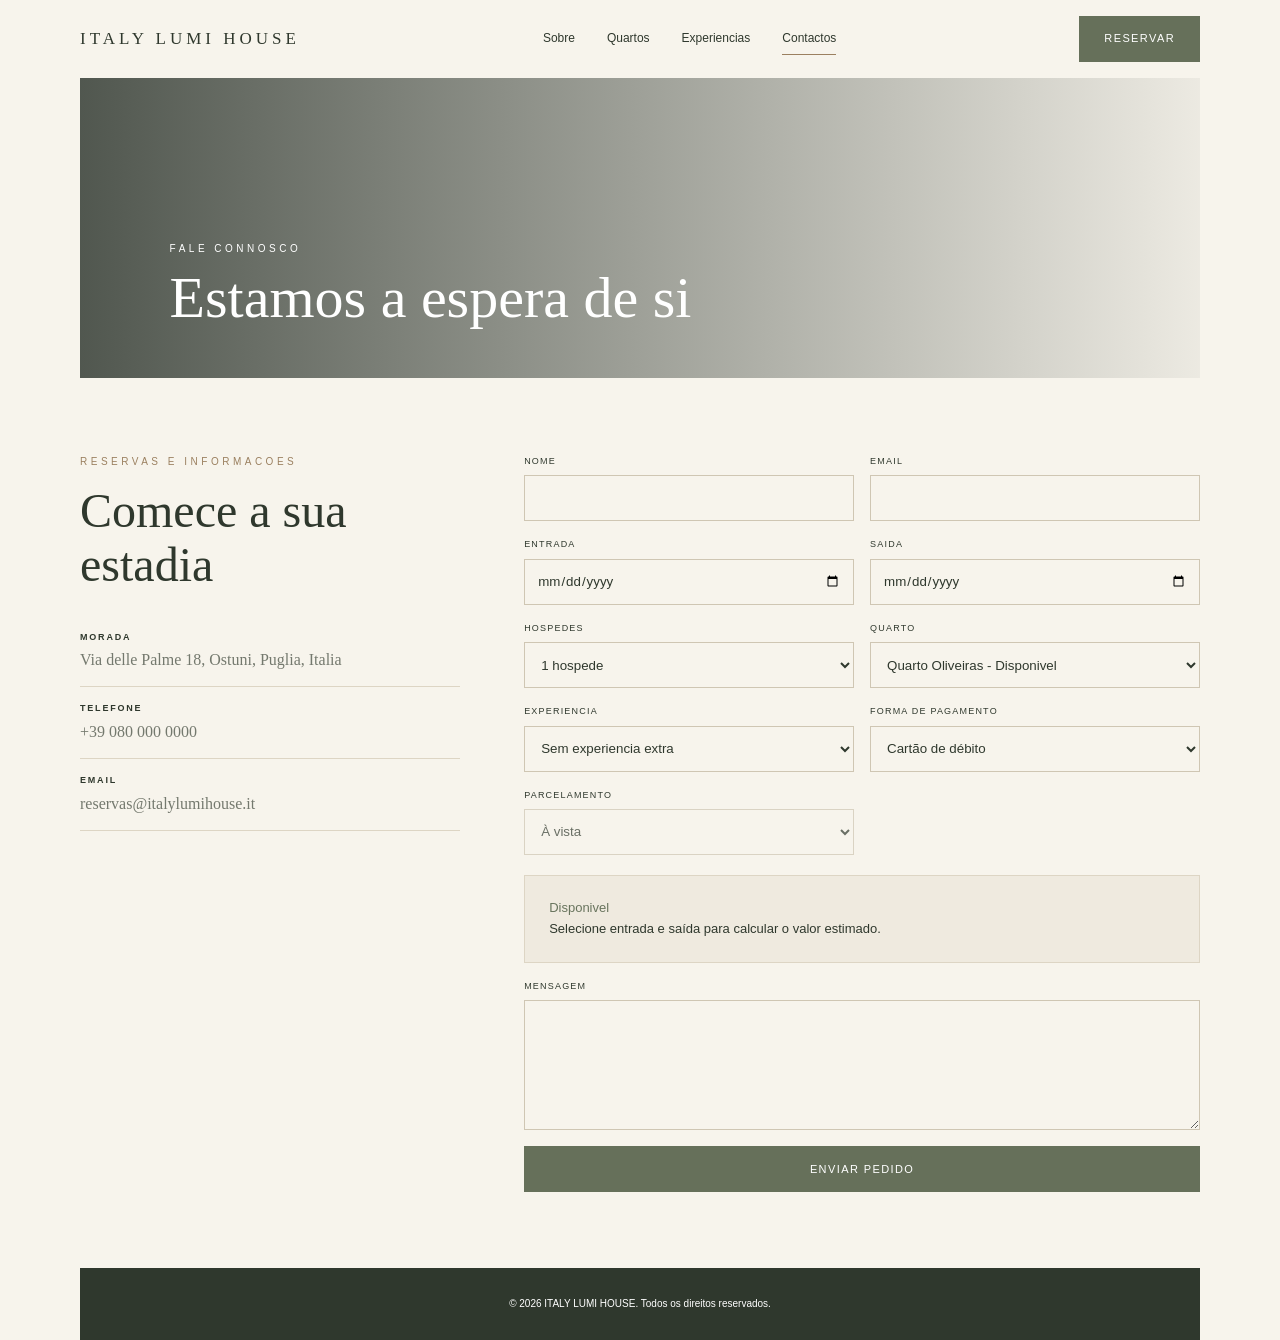
<file: contactos.html>
<!DOCTYPE html>
<html lang="pt">
<head>
    <meta charset="UTF-8">
    <meta name="viewport" content="width=device-width, initial-scale=1.0">
    <title>Contactos | Italy Lumi House</title>
    <link rel="stylesheet" href="style.css?v=4">
</head>
<body>
    <header>
        <nav class="navbar">
            <a href="index.html" class="logo">ITALY LUMI HOUSE</a>
            <div class="nav-links">
                <a href="sobre.html">Sobre</a>
                <a href="quartos.html">Quartos</a>
                <a href="atividades.html">Experiencias</a>
                <a class="active" href="contactos.html">Contactos</a>
            </div>
            <a href="#reservas" class="nav-button">Reservar</a>
        </nav>
    </header>

    <main>
        <section class="page-hero" style="--page-image: url('https://images.unsplash.com/photo-1600607688066-890987f18a86')">
            <div>
                <p>Fale connosco</p>
                <h1>Estamos a espera de si</h1>
            </div>
        </section>

        <section id="reservas" class="content-section contact-layout">
            <div>
                <p class="section-label">Reservas e informacoes</p>
                <h2 class="section-title">Comece a sua estadia</h2>
                <ul class="contact-list">
                    <li>
                        <strong>Morada</strong>
                        <span>Via delle Palme 18, Ostuni, Puglia, Italia</span>
                    </li>
                    <li>
                        <strong>Telefone</strong>
                        <a href="tel:+390800000000">+39 080 000 0000</a>
                    </li>
                    <li>
                        <strong>Email</strong>
                        <a href="mailto:reservas@italylumihouse.it">reservas@italylumihouse.it</a>
                    </li>
                </ul>
            </div>

            <form class="contact-form">
                <div class="form-group">
                    <label for="nome">Nome</label>
                    <input id="nome" name="nome" type="text" required>
                </div>
                <div class="form-group">
                    <label for="email">Email</label>
                    <input id="email" name="email" type="email" required>
                </div>
                <div class="form-group">
                    <label for="entrada">Entrada</label>
                    <input id="entrada" name="entrada" type="date" required>
                </div>
                <div class="form-group">
                    <label for="saida">Saida</label>
                    <input id="saida" name="saida" type="date" required>
                </div>
                <div class="form-group">
                    <label for="hospedes">Hospedes</label>
                    <select id="hospedes" name="hospedes">
                        <option>1 hospede</option>
                        <option>2 hospedes</option>
                        <option>3 hospedes</option>
                        <option>4 hospedes</option>
                    </select>
                </div>
                <div class="form-group">
                    <label for="quarto">Quarto</label>
                    <select id="quarto" name="quarto">
                        <option value="oliveiras" data-status="Disponivel">Quarto Oliveiras - Disponivel</option>
                        <option value="jardim" data-status="Ultimos quartos">Quarto Jardim - Ultimos quartos</option>
                        <option value="lumi" data-status="Disponivel">Suite Lumi - Disponivel</option>
                        <option value="terraco" data-status="Indisponivel">Suite Terraço - Indisponivel</option>
                        <option value="familia" data-status="Disponivel">Suite Familia - Disponivel</option>
                        <option value="villa" data-status="Ultimos quartos">Villa Petit - Ultimos quartos</option>
                    </select>
                </div>
                <div class="form-group">
                    <label for="experiencia">Experiencia</label>
                    <select id="experiencia" name="experiencia">
                        <option>Sem experiencia extra</option>
                        <option value="tour" data-price="180">Tour privado na Puglia - EUR 180 por pessoa</option>
                        <option value="vinhos" data-price="85">Degustação de vinhos - EUR 85 por pessoa</option>
                        <option value="cozinha" data-price="120">Aula de cozinha italiana - EUR 120 por pessoa</option>
                        <option value="barco" data-price="145">Passeio de barco ao pôr do sol - EUR 145 por pessoa</option>
                        <option value="piquenique" data-price="95">Piquenique no olival - EUR 95 por casal</option>
                        <option value="ioga" data-price="45">Sessão de ioga ao nascer do sol - EUR 45 por pessoa</option>
                    </select>
                </div>
                <div class="form-group">
                    <label for="pagamento">Forma de pagamento</label>
                    <select id="pagamento" name="pagamento">
                        <option value="debito">Cartão de débito</option>
                        <option value="credito">Cartão de crédito</option>
                    </select>
                </div>
                <div class="form-group">
                    <label for="parcelamento">Parcelamento</label>
                    <select id="parcelamento" name="parcelamento" disabled>
                        <option value="1">À vista</option>
                        <option value="3">3x</option>
                        <option value="6">6x</option>
                        <option value="12">12x</option>
                    </select>
                </div>
                <div class="form-group full">
                    <div id="resumo-estimado" class="estimate-box" aria-live="polite">
                        <p>Escolha as datas para calcular o valor estimado.</p>
                    </div>
                </div>
                <div class="form-group full">
                    <label for="mensagem">Mensagem</label>
                    <textarea id="mensagem" name="mensagem"></textarea>
                </div>
                <div class="form-group full">
                    <button class="main-button" type="submit">Enviar pedido</button>
                </div>
            </form>
        </section>
    </main>

    <footer>
        <p>&copy; 2026 ITALY LUMI HOUSE. Todos os direitos reservados.</p>
    </footer>
    <script src="script.js?v=6"></script>
</body>
</html>
</file>
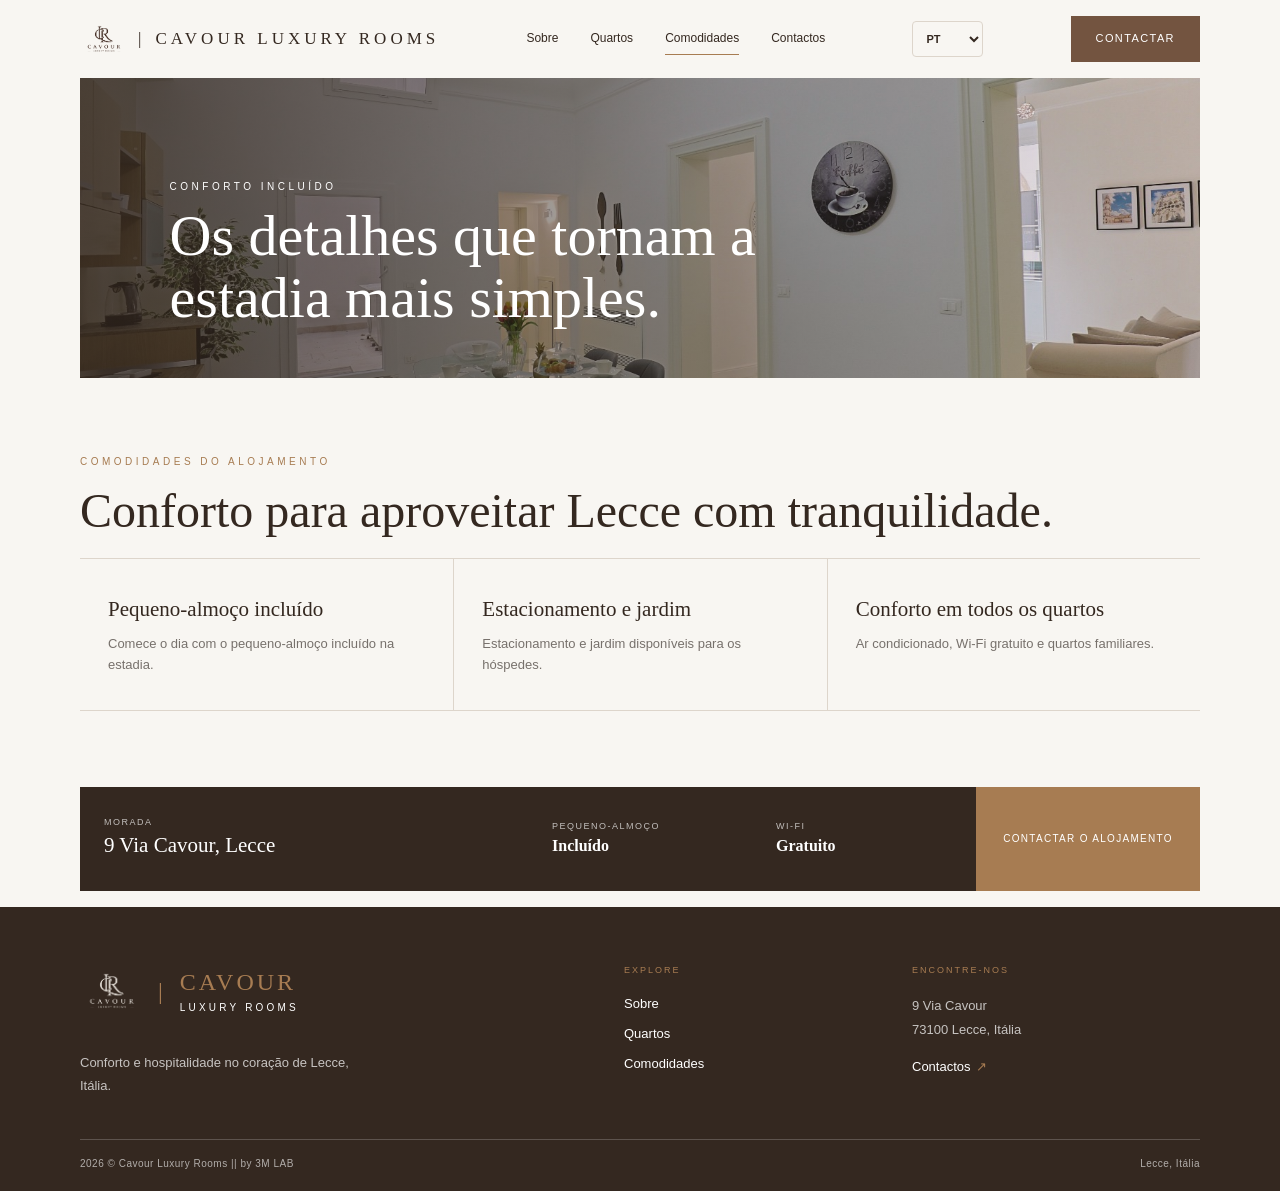
<file: docs/atividades.html>
<!DOCTYPE html>
<html lang="pt">
<head>
    <meta charset="UTF-8">
    <meta name="viewport" content="width=device-width, initial-scale=1.0">
    <link rel="icon" type="image/png" href="assets/images/logos/logo-03.png">
    <title>Comodidades | Cavour Luxury Rooms, Lecce</title>
    <link rel="stylesheet" href="style.css?v=11">
</head>
<body>
    <header>
        <nav class="navbar">
            <a href="index.html" class="logo">
                <img class="brand-image optional-brand-image" src="assets/images/logos/logo-02.png" alt="" hidden>
                <span class="brand-divider" aria-hidden="true">|</span>
                <span class="brand-fallback">CAVOUR LUXURY ROOMS</span>
            </a>
            <div class="nav-links">
                <a href="sobre.html">Sobre</a>
                <a href="quartos.html">Quartos</a>
                <a class="active" href="atividades.html">Comodidades</a>
                <a href="contactos.html">Contactos</a>
            </div>
            <div class="language-picker">
                <label for="language-select" class="visually-hidden">Idioma</label>
                <select id="language-select" aria-label="Selecionar idioma">
                    <option value="pt">PT</option>
                    <option value="it">IT</option>
                    <option value="en">EN</option>
                    <option value="es">ES</option>
                </select>
            </div>
            <a href="contactos.html#contact-details" class="nav-button">Contactar</a>
        </nav>
    </header>

    <main>
        <section class="page-hero" style="--page-image: url('assets/images/quartos/apartamento-deluxe/39e42f4c-5fe5-42a1-8eac-0db50e0ea979.JPG')">
            <div>
                <p>CONFORTO INCLUÍDO</p>
                <h1>Os detalhes que tornam a estadia mais simples.</h1>
            </div>
        </section>

        <section class="content-section">
            <p class="section-label">Comodidades do alojamento</p>
            <h2 class="section-title">Conforto para aproveitar Lecce com tranquilidade.</h2>
            <div class="values">
                <article class="value">
                    <h3>Pequeno-almoço incluído</h3>
                    <p>Comece o dia com o pequeno-almoço incluído na estadia.</p>
                </article>
                <article class="value">
                    <h3>Estacionamento e jardim</h3>
                    <p>Estacionamento e jardim disponíveis para os hóspedes.</p>
                </article>
                <article class="value">
                    <h3>Conforto em todos os quartos</h3>
                    <p>Ar condicionado, Wi-Fi gratuito e quartos familiares.</p>
                </article>
            </div>
        </section>

        <section class="booking-strip">
            <div class="booking-copy">
                <span>Morada</span>
                <strong>9 Via Cavour, Lecce</strong>
            </div>
            <div class="booking-item"><span>Pequeno-almoço</span><strong>Incluído</strong></div>
            <div class="booking-item"><span>Wi-Fi</span><strong>Gratuito</strong></div>
            <a href="contactos.html#contact-details">Contactar o alojamento</a>
        </section>
    </main>

    <footer class="site-footer">
        <div class="footer-main">
            <div class="footer-brand">
                <a class="footer-wordmark" href="index.html">
                    <img class="brand-image footer-brand-image optional-brand-image" src="assets/images/logos/logo-03.png" alt="" hidden>
                    <span class="brand-divider" aria-hidden="true">|</span>
                    <span class="brand-fallback">CAVOUR <span>Luxury Rooms</span></span>
                </a>
                <p>Conforto e hospitalidade no coração de Lecce, Itália.</p>
            </div>
            <nav class="footer-nav" aria-label="Navegação do rodapé">
                <span class="footer-label">Explore</span>
                <a href="sobre.html">Sobre</a>
                <a href="quartos.html">Quartos</a>
                <a href="atividades.html">Comodidades</a>
            </nav>
            <div class="footer-contact">
                <span class="footer-label">Encontre-nos</span>
                <p>9 Via Cavour<br>73100 Lecce, Itália</p>
                <a href="contactos.html">Contactos <span aria-hidden="true">↗</span></a>
            </div>
        </div>
        <div class="footer-bottom">
            <span>2026 &copy; Cavour Luxury Rooms |<span>| by 3M LAB</span></span>
            <span>Lecce, Itália</span>
        </div>
    </footer>
    <script src="script.js?v=16"></script>
</body>
</html>
</file>
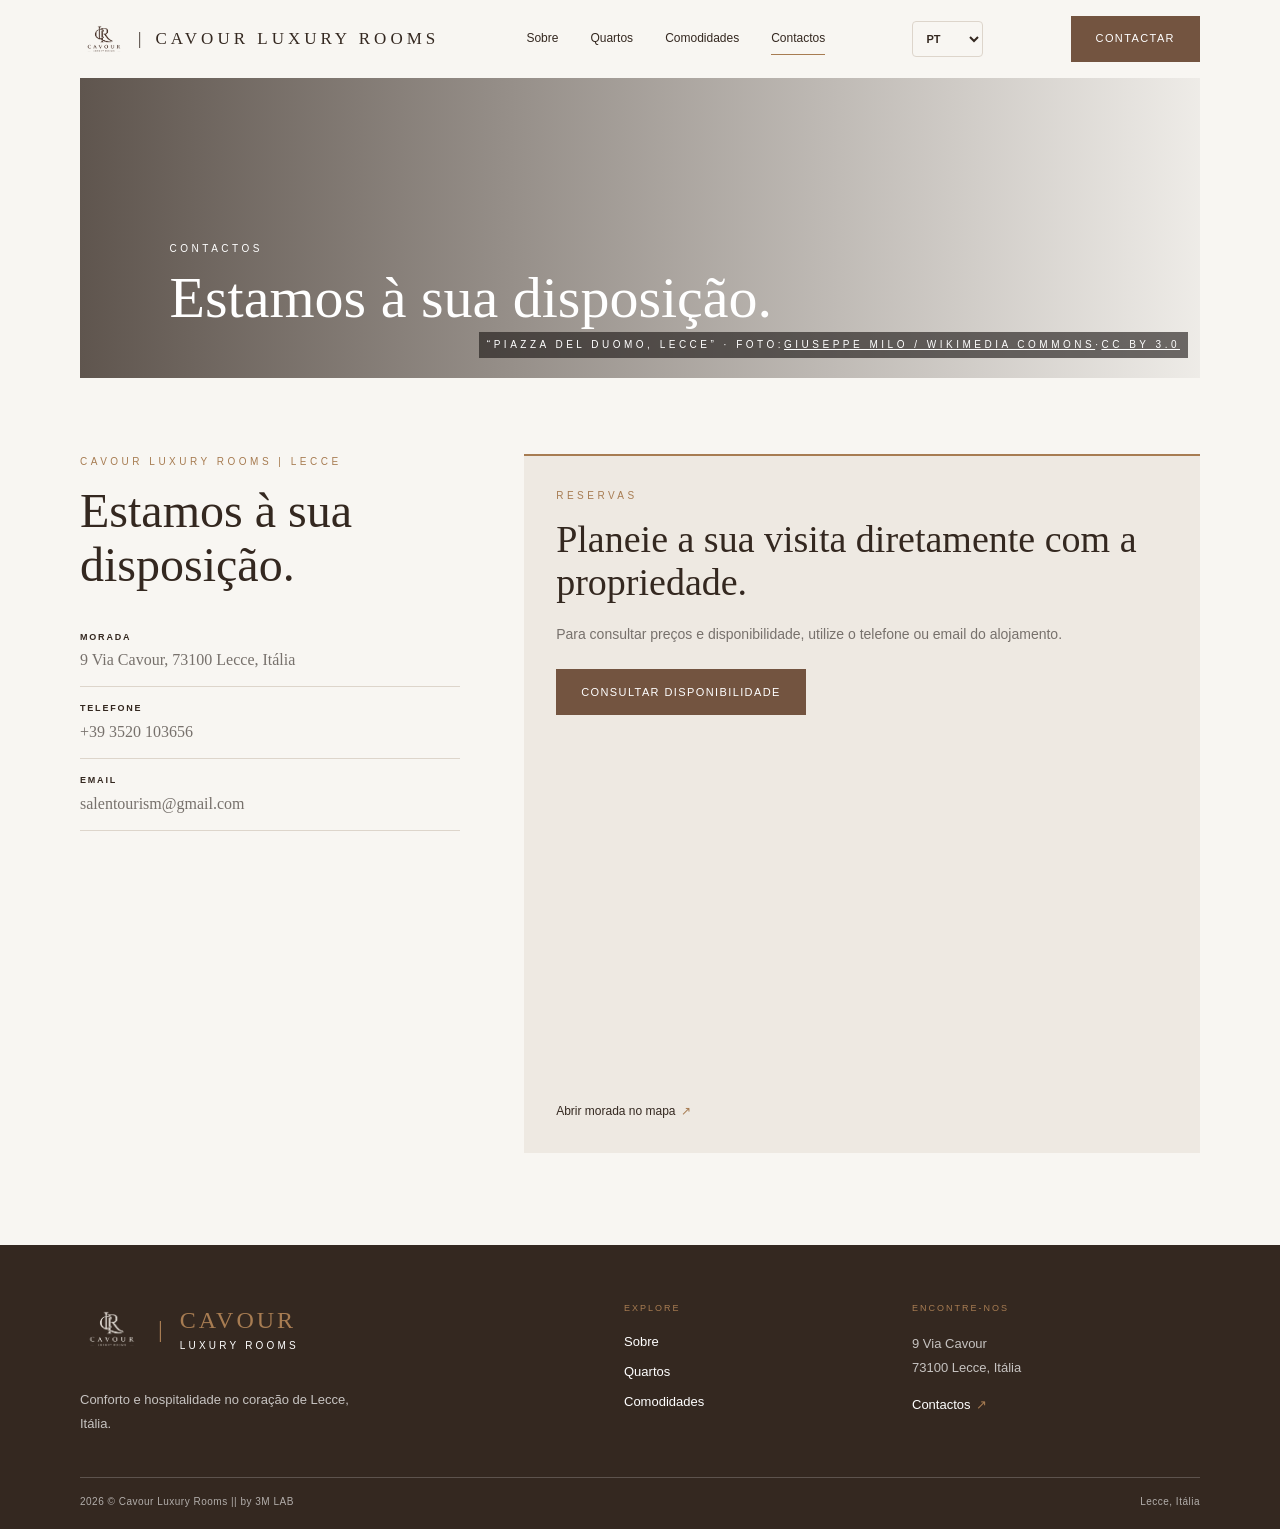
<file: docs/contactos.html>
<!DOCTYPE html>
<html lang="pt">
<head>
    <meta charset="UTF-8">
    <meta name="viewport" content="width=device-width, initial-scale=1.0">
    <link rel="icon" type="image/png" href="assets/images/logos/logo-03.png">
    <title>Contactos | Cavour Luxury Rooms, Lecce</title>
    <link rel="stylesheet" href="style.css?v=11">
</head>
<body>
    <header>
        <nav class="navbar">
            <a href="index.html" class="logo">
                <img class="brand-image optional-brand-image" src="assets/images/logos/logo-02.png" alt="" hidden>
                <span class="brand-divider" aria-hidden="true">|</span>
                <span class="brand-fallback">CAVOUR LUXURY ROOMS</span>
            </a>
            <div class="nav-links">
                <a href="sobre.html">Sobre</a>
                <a href="quartos.html">Quartos</a>
                <a href="atividades.html">Comodidades</a>
                <a class="active" href="contactos.html">Contactos</a>
            </div>
            <div class="language-picker">
                <label for="language-select" class="visually-hidden">Idioma</label>
                <select id="language-select" aria-label="Selecionar idioma">
                    <option value="pt">PT</option>
                    <option value="it">IT</option>
                    <option value="en">EN</option>
                    <option value="es">ES</option>
                </select>
            </div>
            <a href="#contact-details" class="nav-button">Contactar</a>
        </nav>
    </header>

    <main>
        <section class="page-hero" style="--page-image: url('https://upload.wikimedia.org/wikipedia/commons/b/b7/Piazza_Del_Duomo_Lecce_Italy_Travel_Photography_%28171395721%29.jpeg')">
            <div>
                <p>CONTACTOS</p>
                <h1>Estamos à sua disposição.</h1>
            </div>
            <p class="photo-credit">“Piazza del Duomo, Lecce” · Foto: <a href="https://commons.wikimedia.org/w/index.php?curid=72749694" target="_blank" rel="noreferrer">Giuseppe Milo / Wikimedia Commons</a> · <a href="https://creativecommons.org/licenses/by/3.0/" target="_blank" rel="noreferrer">CC BY 3.0</a></p>
        </section>

        <section id="reservas" class="content-section contact-layout">
            <div>
                <p class="section-label">Cavour Luxury Rooms | Lecce</p>
                <h2 class="section-title">Estamos à sua disposição.</h2>
                <ul id="contact-details" class="contact-list">
                    <li>
                        <strong>Morada</strong>
                        <span>9 Via Cavour, 73100 Lecce, Itália</span>
                    </li>
                    <li>
                        <strong>Telefone</strong>
                        <span>+39 3520 103656</span>
                    </li>
                    <li>
                        <strong>Email</strong>
                        <span>salentourism@gmail.com</span>
                    </li>
                </ul>
            </div>

            <div class="contact-note">
                <p class="section-label">Reservas</p>
                <h2 class="section-title">Planeie a sua visita diretamente com a propriedade.</h2>
                <p class="body-copy">Para consultar preços e disponibilidade, utilize o telefone ou email do alojamento.</p>
                <a class="main-button" href="#contact-details">Consultar disponibilidade</a>
                <iframe class="location-map" title="Mapa da Cavour Luxury Rooms em Lecce" src="https://www.openstreetmap.org/export/embed.html?bbox=18.1600%2C40.3400%2C18.1900%2C40.3600&amp;layer=mapnik&amp;marker=40.3502502%2C18.1747124" loading="lazy" referrerpolicy="no-referrer"></iframe>
                <a class="map-link" href="https://maps.google.com/?q=9+Via+Cavour,+73100+Lecce,+Italy" target="_blank" rel="noreferrer">Abrir morada no mapa <span aria-hidden="true">↗</span></a>
            </div>
        </section>
    </main>

    <footer class="site-footer">
        <div class="footer-main">
            <div class="footer-brand">
                <a class="footer-wordmark" href="index.html">
                    <img class="brand-image footer-brand-image optional-brand-image" src="assets/images/logos/logo-03.png" alt="" hidden>
                    <span class="brand-divider" aria-hidden="true">|</span>
                    <span class="brand-fallback">CAVOUR <span>Luxury Rooms</span></span>
                </a>
                <p>Conforto e hospitalidade no coração de Lecce, Itália.</p>
            </div>
            <nav class="footer-nav" aria-label="Navegação do rodapé">
                <span class="footer-label">Explore</span>
                <a href="sobre.html">Sobre</a>
                <a href="quartos.html">Quartos</a>
                <a href="atividades.html">Comodidades</a>
            </nav>
            <div class="footer-contact">
                <span class="footer-label">Encontre-nos</span>
                <p>9 Via Cavour<br>73100 Lecce, Itália</p>
                <a href="contactos.html">Contactos <span aria-hidden="true">↗</span></a>
            </div>
        </div>
        <div class="footer-bottom">
            <span>2026 &copy; Cavour Luxury Rooms |<span>| by 3M LAB</span></span>
            <span>Lecce, Itália</span>
        </div>
    </footer>
    <script src="script.js?v=16"></script>
</body>
</html>
</file>
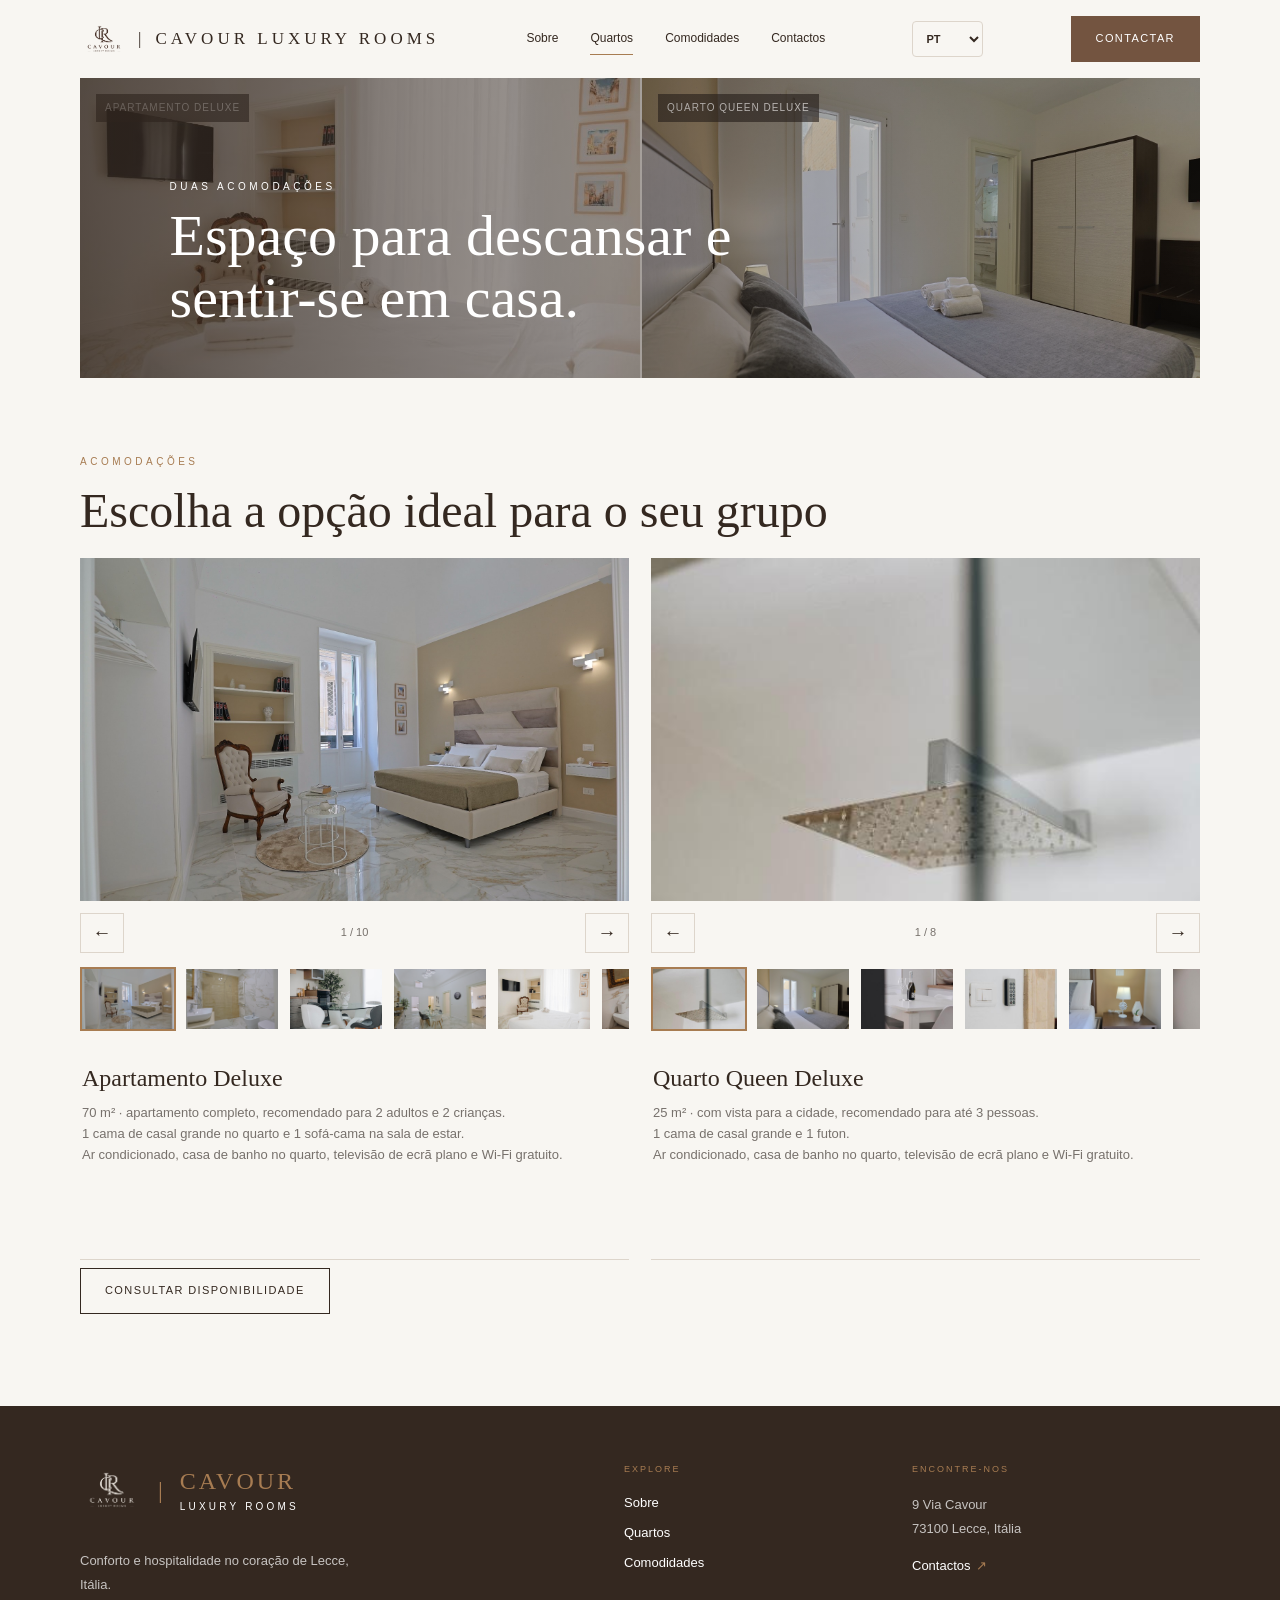
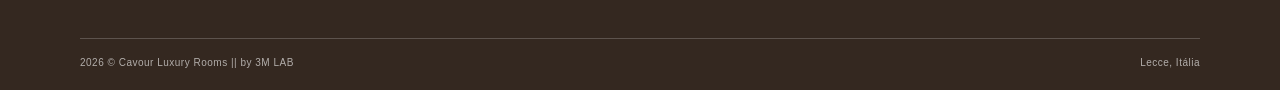
<file: docs/quartos.html>
<!DOCTYPE html>
<html lang="pt">
<head>
    <meta charset="UTF-8">
    <meta name="viewport" content="width=device-width, initial-scale=1.0">
    <link rel="icon" type="image/png" href="assets/images/logos/logo-03.png">
    <title>Acomodações | Cavour Luxury Rooms, Lecce</title>
    <link rel="stylesheet" href="style.css?v=12">
</head>
<body>
    <header>
        <nav class="navbar">
            <a href="index.html" class="logo">
                <img class="brand-image optional-brand-image" src="assets/images/logos/logo-02.png" alt="" hidden>
                <span class="brand-divider" aria-hidden="true">|</span>
                <span class="brand-fallback">CAVOUR LUXURY ROOMS</span>
            </a>
            <div class="nav-links">
                <a href="sobre.html">Sobre</a>
                <a class="active" href="quartos.html">Quartos</a>
                <a href="atividades.html">Comodidades</a>
                <a href="contactos.html">Contactos</a>
            </div>
            <div class="language-picker">
                <label for="language-select" class="visually-hidden">Idioma</label>
                <select id="language-select" aria-label="Selecionar idioma">
                    <option value="pt">PT</option>
                    <option value="it">IT</option>
                    <option value="en">EN</option>
                    <option value="es">ES</option>
                </select>
            </div>
            <a href="contactos.html#contact-details" class="nav-button">Contactar</a>
        </nav>
    </header>

    <main>
        <section class="page-hero rooms-page-hero" aria-labelledby="rooms-title">
            <div class="rooms-page-hero-images">
                <figure>
                    <img src="assets/images/quartos/apartamento-deluxe/47d386bf-d83f-403f-a12f-a1adcfca3a05.JPG" alt="Quarto do Apartamento Deluxe">
                    <figcaption>Apartamento Deluxe</figcaption>
                </figure>
                <figure>
                    <img src="assets/images/quartos/queen-deluxe/ea1c4545-e51e-435d-8971-a85c371d3891.JPG" alt="Quarto Queen Deluxe">
                    <figcaption>Quarto Queen Deluxe</figcaption>
                </figure>
            </div>
            <div class="rooms-page-hero-copy">
                <p>DUAS ACOMODAÇÕES</p>
                <h1 id="rooms-title">Espaço para descansar e sentir-se em casa.</h1>
            </div>
        </section>

        <section class="content-section">
            <p class="section-label">Acomodações</p>
            <h2 class="section-title">Escolha a opção ideal para o seu grupo</h2>
            <div class="rooms-grid">
                <article class="room-card">
                    <h2 class="visually-hidden">Apartamento Deluxe</h2>
                    <div class="room-gallery" data-image-gallery aria-label="Fotos do Apartamento Deluxe">
                        <div class="gallery-stage">
                            <img class="gallery-image" data-gallery-image src="assets/images/quartos/apartamento-deluxe/19bb7c94-217a-43ed-8600-ed9645e23d93.JPG" alt="Quarto do Apartamento Deluxe">
                        </div>
                        <div class="gallery-controls">
                            <button class="gallery-arrow" type="button" data-gallery-prev aria-label="Foto anterior">&#8592;</button>
                            <span class="gallery-counter" data-gallery-counter aria-live="polite">1 / 10</span>
                            <button class="gallery-arrow" type="button" data-gallery-next aria-label="Foto seguinte">&#8594;</button>
                        </div>
                        <div class="gallery-thumbnails" aria-label="Escolher foto">
                            <button class="gallery-thumbnail is-active" type="button" data-gallery-thumbnail data-src="assets/images/quartos/apartamento-deluxe/19bb7c94-217a-43ed-8600-ed9645e23d93.JPG" data-alt="Quarto do Apartamento Deluxe" aria-label="Mostrar foto 1" aria-current="true"><img src="assets/images/quartos/apartamento-deluxe/19bb7c94-217a-43ed-8600-ed9645e23d93.JPG" alt=""></button>
                            <button class="gallery-thumbnail" type="button" data-gallery-thumbnail data-src="assets/images/quartos/apartamento-deluxe/350f4a06-d72b-46fc-9c73-81ef02c0bb47.JPG" data-alt="Casa de banho do Apartamento Deluxe" aria-label="Mostrar foto 2"><img src="assets/images/quartos/apartamento-deluxe/350f4a06-d72b-46fc-9c73-81ef02c0bb47.JPG" alt=""></button>
                            <button class="gallery-thumbnail" type="button" data-gallery-thumbnail data-src="assets/images/quartos/apartamento-deluxe/39b9548b-209b-408c-b37f-83d0b1126608.JPG" data-alt="Zona de refeições do Apartamento Deluxe" aria-label="Mostrar foto 3"><img src="assets/images/quartos/apartamento-deluxe/39b9548b-209b-408c-b37f-83d0b1126608.JPG" alt=""></button>
                            <button class="gallery-thumbnail" type="button" data-gallery-thumbnail data-src="assets/images/quartos/apartamento-deluxe/39e42f4c-5fe5-42a1-8eac-0db50e0ea979.JPG" data-alt="Sala de estar do Apartamento Deluxe" aria-label="Mostrar foto 4"><img src="assets/images/quartos/apartamento-deluxe/39e42f4c-5fe5-42a1-8eac-0db50e0ea979.JPG" alt=""></button>
                            <button class="gallery-thumbnail" type="button" data-gallery-thumbnail data-src="assets/images/quartos/apartamento-deluxe/47d386bf-d83f-403f-a12f-a1adcfca3a05.JPG" data-alt="Quarto do Apartamento Deluxe" aria-label="Mostrar foto 5"><img src="assets/images/quartos/apartamento-deluxe/47d386bf-d83f-403f-a12f-a1adcfca3a05.JPG" alt=""></button>
                            <button class="gallery-thumbnail" type="button" data-gallery-thumbnail data-src="assets/images/quartos/apartamento-deluxe/48a608e1-19aa-48e2-bc7b-223c5f46a599.JPG" data-alt="Lavatório da casa de banho do Apartamento Deluxe" aria-label="Mostrar foto 6"><img src="assets/images/quartos/apartamento-deluxe/48a608e1-19aa-48e2-bc7b-223c5f46a599.JPG" alt=""></button>
                            <button class="gallery-thumbnail" type="button" data-gallery-thumbnail data-src="assets/images/quartos/apartamento-deluxe/78fbd930-30ab-4f5f-894e-30136a864ded.JPG" data-alt="Detalhe decorativo do Apartamento Deluxe" aria-label="Mostrar foto 7"><img src="assets/images/quartos/apartamento-deluxe/78fbd930-30ab-4f5f-894e-30136a864ded.JPG" alt=""></button>
                            <button class="gallery-thumbnail" type="button" data-gallery-thumbnail data-src="assets/images/quartos/apartamento-deluxe/80c4db6b-ea21-4ab7-9162-6ce28959d09b.JPG" data-alt="Mesa preparada no Apartamento Deluxe" aria-label="Mostrar foto 8"><img src="assets/images/quartos/apartamento-deluxe/80c4db6b-ea21-4ab7-9162-6ce28959d09b.JPG" alt=""></button>
                            <button class="gallery-thumbnail" type="button" data-gallery-thumbnail data-src="assets/images/quartos/apartamento-deluxe/86c3be50-5174-4bb0-9c10-7d1bd6ddd51e.JPG" data-alt="Cozinha do Apartamento Deluxe" aria-label="Mostrar foto 9"><img src="assets/images/quartos/apartamento-deluxe/86c3be50-5174-4bb0-9c10-7d1bd6ddd51e.JPG" alt=""></button>
                            <button class="gallery-thumbnail" type="button" data-gallery-thumbnail data-src="assets/images/quartos/apartamento-deluxe/95c489ac-273d-4b54-8b2c-aa851b70188d.JPG" data-alt="Cama do Apartamento Deluxe" aria-label="Mostrar foto 10"><img src="assets/images/quartos/apartamento-deluxe/95c489ac-273d-4b54-8b2c-aa851b70188d.JPG" alt=""></button>
                        </div>
                    </div>
                    <div class="room-details">
                        <h2>Apartamento Deluxe</h2>
                        <p>70 m² · apartamento completo, recomendado para 2 adultos e 2 crianças.</p>
                        <p>1 cama de casal grande no quarto e 1 sofá-cama na sala de estar.</p>
                        <p>Ar condicionado, casa de banho no quarto, televisão de ecrã plano e Wi-Fi gratuito.</p>
                    </div>
                </article>

                <article class="room-card">
                    <h2 class="visually-hidden">Quarto Queen Deluxe</h2>
                    <div class="room-gallery" data-image-gallery aria-label="Fotos do Quarto Queen Deluxe">
                        <div class="gallery-stage">
                            <img class="gallery-image" data-gallery-image src="assets/images/quartos/queen-deluxe/ea1c4545-e51e-435d-8971-a85c371d3891.JPG" alt="Quarto Queen Deluxe">
                        </div>
                        <div class="gallery-controls">
                            <button class="gallery-arrow" type="button" data-gallery-prev aria-label="Foto anterior">&#8592;</button>
                            <span class="gallery-counter" data-gallery-counter aria-live="polite">1 / 8</span>
                            <button class="gallery-arrow" type="button" data-gallery-next aria-label="Foto seguinte">&#8594;</button>
                        </div>
                        <div class="gallery-thumbnails" aria-label="Escolher foto">
                            <button class="gallery-thumbnail is-active" type="button" data-gallery-thumbnail data-src="assets/images/quartos/queen-deluxe/d6d4546a-b087-4ce2-8868-c74c00b969cb.JPG" data-alt="Quarto Queen Deluxe" aria-label="Mostrar foto 1" aria-current="true"><img src="assets/images/quartos/queen-deluxe/d6d4546a-b087-4ce2-8868-c74c00b969cb.JPG" alt=""></button>
                            <button class="gallery-thumbnail" type="button" data-gallery-thumbnail data-src="assets/images/quartos/queen-deluxe/ea1c4545-e51e-435d-8971-a85c371d3891.JPG" data-alt="Quarto Queen Deluxe com acesso à varanda" aria-label="Mostrar foto 2"><img src="assets/images/quartos/queen-deluxe/ea1c4545-e51e-435d-8971-a85c371d3891.JPG" alt=""></button>
                            <button class="gallery-thumbnail" type="button" data-gallery-thumbnail data-src="assets/images/quartos/queen-deluxe/26ba8b3d-56df-4b77-8952-1ed13abde2dd.JPG" data-alt="Mesa posta no Quarto Queen Deluxe" aria-label="Mostrar foto 3"><img src="assets/images/quartos/queen-deluxe/26ba8b3d-56df-4b77-8952-1ed13abde2dd.JPG" alt=""></button>
                            <button class="gallery-thumbnail" type="button" data-gallery-thumbnail data-src="assets/images/quartos/queen-deluxe/3bebf2ee-bfe5-40b3-86d3-192a9bbb1758.JPG" data-alt="Detalhe do acesso ao Quarto Queen Deluxe" aria-label="Mostrar foto 4"><img src="assets/images/quartos/queen-deluxe/3bebf2ee-bfe5-40b3-86d3-192a9bbb1758.JPG" alt=""></button>
                            <button class="gallery-thumbnail" type="button" data-gallery-thumbnail data-src="assets/images/quartos/queen-deluxe/8dc5d1fe-e7b2-4a99-8fbb-8a70860e3572.JPG" data-alt="Detalhes do mobiliário no Quarto Queen Deluxe" aria-label="Mostrar foto 5"><img src="assets/images/quartos/queen-deluxe/8dc5d1fe-e7b2-4a99-8fbb-8a70860e3572.JPG" alt=""></button>
                            <button class="gallery-thumbnail" type="button" data-gallery-thumbnail data-src="assets/images/quartos/queen-deluxe/a4a2f76a-68e6-489f-b7bc-ecdb3672f486.JPG" data-alt="Zona de refeições do Quarto Queen Deluxe" aria-label="Mostrar foto 6"><img src="assets/images/quartos/queen-deluxe/a4a2f76a-68e6-489f-b7bc-ecdb3672f486.JPG" alt=""></button>
                            <button class="gallery-thumbnail" type="button" data-gallery-thumbnail data-src="assets/images/quartos/queen-deluxe/aabb5e2f-8718-44c1-8145-6fed27b7eae1.JPG" data-alt="Lavatório do Quarto Queen Deluxe" aria-label="Mostrar foto 7"><img src="assets/images/quartos/queen-deluxe/aabb5e2f-8718-44c1-8145-6fed27b7eae1.JPG" alt=""></button>
                            <button class="gallery-thumbnail" type="button" data-gallery-thumbnail data-src="assets/images/quartos/queen-deluxe/ae9f7716-57d5-41e0-a5b8-1fb4d125e92e.JPG" data-alt="Chuveiro do Quarto Queen Deluxe" aria-label="Mostrar foto 8"><img src="assets/images/quartos/queen-deluxe/ae9f7716-57d5-41e0-a5b8-1fb4d125e92e.JPG" alt=""></button>
                        </div>
                    </div>
                    <div class="room-details">
                        <h2>Quarto Queen Deluxe</h2>
                        <p>25 m² · com vista para a cidade, recomendado para até 3 pessoas.</p>
                        <p>1 cama de casal grande e 1 futon.</p>
                        <p>Ar condicionado, casa de banho no quarto, televisão de ecrã plano e Wi-Fi gratuito.</p>
                    </div>
                </article>
            </div>
            <a href="contactos.html#contact-details" class="outline-button">Consultar disponibilidade</a>
        </section>
    </main>

    <footer class="site-footer">
        <div class="footer-main">
            <div class="footer-brand">
                <a class="footer-wordmark" href="index.html">
                    <img class="brand-image footer-brand-image optional-brand-image" src="assets/images/logos/logo-03.png" alt="" hidden>
                    <span class="brand-divider" aria-hidden="true">|</span>
                    <span class="brand-fallback">CAVOUR <span>Luxury Rooms</span></span>
                </a>
                <p>Conforto e hospitalidade no coração de Lecce, Itália.</p>
            </div>
            <nav class="footer-nav" aria-label="Navegação do rodapé">
                <span class="footer-label">Explore</span>
                <a href="sobre.html">Sobre</a>
                <a href="quartos.html">Quartos</a>
                <a href="atividades.html">Comodidades</a>
            </nav>
            <div class="footer-contact">
                <span class="footer-label">Encontre-nos</span>
                <p>9 Via Cavour<br>73100 Lecce, Itália</p>
                <a href="contactos.html">Contactos <span aria-hidden="true">↗</span></a>
            </div>
        </div>
        <div class="footer-bottom">
            <span>2026 &copy; Cavour Luxury Rooms |<span>| by 3M LAB</span></span>
            <span>Lecce, Itália</span>
        </div>
    </footer>
    <script src="script.js?v=16"></script>
</body>
</html>
</file>
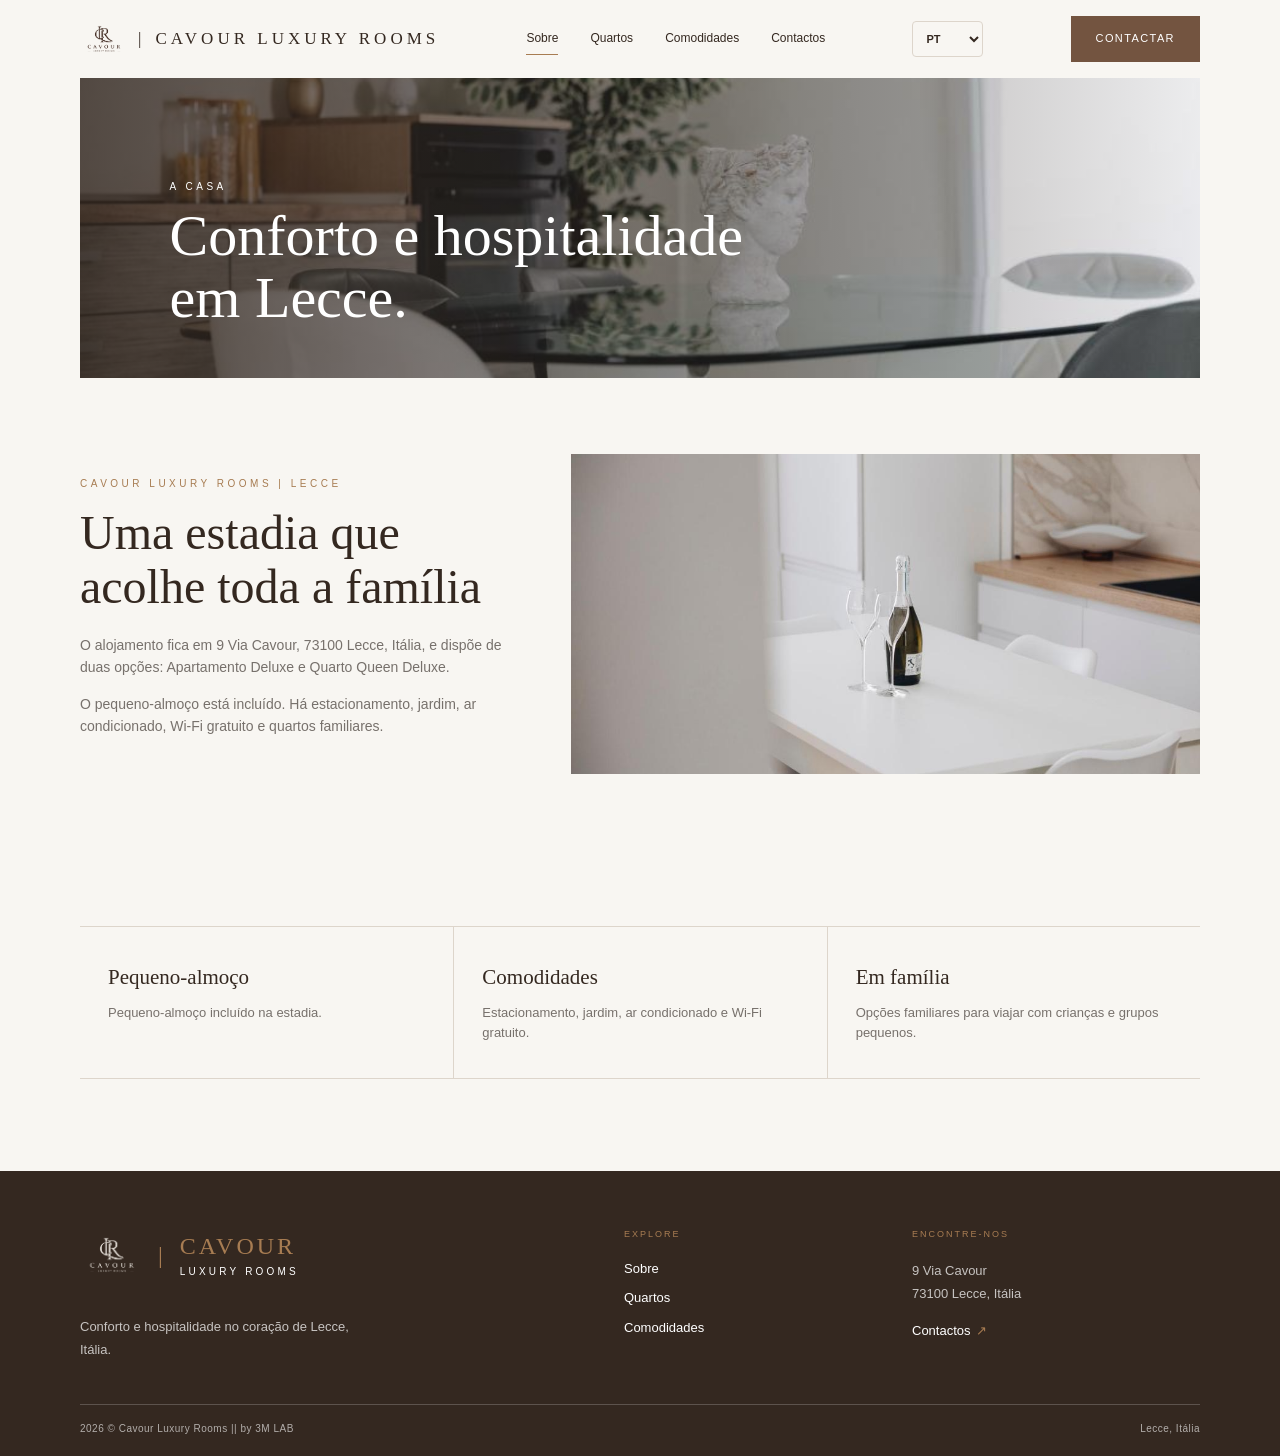
<file: docs/sobre.html>
<!DOCTYPE html>
<html lang="pt">
<head>
    <meta charset="UTF-8">
    <meta name="viewport" content="width=device-width, initial-scale=1.0">
    <link rel="icon" type="image/png" href="assets/images/logos/logo-03.png">
    <title>A casa | Cavour Luxury Rooms, Lecce</title>
    <link rel="stylesheet" href="style.css?v=11">
</head>
<body>
    <header>
        <nav class="navbar">
            <a href="index.html" class="logo">
                <img class="brand-image optional-brand-image" src="assets/images/logos/logo-02.png" alt="" hidden>
                <span class="brand-divider" aria-hidden="true">|</span>
                <span class="brand-fallback">CAVOUR LUXURY ROOMS</span>
            </a>
            <div class="nav-links">
                <a class="active" href="sobre.html">Sobre</a>
                <a href="quartos.html">Quartos</a>
                <a href="atividades.html">Comodidades</a>
                <a href="contactos.html">Contactos</a>
            </div>
            <div class="language-picker">
                <label for="language-select" class="visually-hidden">Idioma</label>
                <select id="language-select" aria-label="Selecionar idioma">
                    <option value="pt">PT</option>
                    <option value="it">IT</option>
                    <option value="en">EN</option>
                    <option value="es">ES</option>
                </select>
            </div>
            <a href="contactos.html#contact-details" class="nav-button">Contactar</a>
        </nav>
    </header>

    <main>
        <section class="page-hero" style="--page-image: url('assets/images/quartos/apartamento-deluxe/39b9548b-209b-408c-b37f-83d0b1126608.JPG')">
            <div>
                <p>A CASA</p>
                <h1>Conforto e hospitalidade em Lecce.</h1>
            </div>
        </section>

        <section class="content-section two-columns">
            <div>
                <p class="section-label">Cavour Luxury Rooms | Lecce</p>
                <h2 class="section-title">Uma estadia que acolhe toda a família</h2>
                <p class="body-copy">O alojamento fica em 9 Via Cavour, 73100 Lecce, Itália, e dispõe de duas opções: Apartamento Deluxe e Quarto Queen Deluxe.</p>
                <p class="body-copy">O pequeno-almoço está incluído. Há estacionamento, jardim, ar condicionado, Wi-Fi gratuito e quartos familiares.</p>
            </div>
            <img class="feature-image" src="assets/images/quartos/queen-deluxe/a4a2f76a-68e6-489f-b7bc-ecdb3672f486.JPG" alt="Interior elegante de hotel">
        </section>

        <section class="content-section">
            <div class="values">
                <article class="value">
                    <h3>Pequeno-almoço</h3>
                    <p>Pequeno-almoço incluído na estadia.</p>
                </article>
                <article class="value">
                    <h3>Comodidades</h3>
                    <p>Estacionamento, jardim, ar condicionado e Wi-Fi gratuito.</p>
                </article>
                <article class="value">
                    <h3>Em família</h3>
                    <p>Opções familiares para viajar com crianças e grupos pequenos.</p>
                </article>
            </div>
        </section>
    </main>

    <footer class="site-footer">
        <div class="footer-main">
            <div class="footer-brand">
                <a class="footer-wordmark" href="index.html">
                    <img class="brand-image footer-brand-image optional-brand-image" src="assets/images/logos/logo-03.png" alt="" hidden>
                    <span class="brand-divider" aria-hidden="true">|</span>
                    <span class="brand-fallback">CAVOUR <span>Luxury Rooms</span></span>
                </a>
                <p>Conforto e hospitalidade no coração de Lecce, Itália.</p>
            </div>
            <nav class="footer-nav" aria-label="Navegação do rodapé">
                <span class="footer-label">Explore</span>
                <a href="sobre.html">Sobre</a>
                <a href="quartos.html">Quartos</a>
                <a href="atividades.html">Comodidades</a>
            </nav>
            <div class="footer-contact">
                <span class="footer-label">Encontre-nos</span>
                <p>9 Via Cavour<br>73100 Lecce, Itália</p>
                <a href="contactos.html">Contactos <span aria-hidden="true">↗</span></a>
            </div>
        </div>
        <div class="footer-bottom">
            <span>2026 &copy; Cavour Luxury Rooms |<span>| by 3M LAB</span></span>
            <span>Lecce, Itália</span>
        </div>
    </footer>
    <script src="script.js?v=16"></script>
</body>
</html>
</file>
<file: style.css>
* {
    margin: 0;
    padding: 0;
    box-sizing: border-box;
}

:root {
    --paper: #f7f4ec;
    --ivory: #efeadf;
    --ink: #2f382d;
    --olive: #66705a;
    --gold: #9b8060;
    --muted: #74796e;
    --line: #ddd5c4;
}

html {
    scroll-behavior: smooth;
}

body {
    min-width: 320px;
    background: var(--paper);
    color: var(--ink);
    font-family: Georgia, "Times New Roman", serif;
    line-height: 1.6;
}

img {
    display: block;
    max-width: 100%;
}

a {
    color: inherit;
}

.navbar {
    width: min(1120px, calc(100% - 48px));
    height: 78px;
    margin: 0 auto;
    display: flex;
    align-items: center;
    justify-content: space-between;
}

.logo {
    text-decoration: none;
    font-size: 17px;
    letter-spacing: 4px;
    white-space: nowrap;
}

.nav-links {
    display: flex;
    gap: 32px;
}

.nav-links a {
    position: relative;
    padding: 8px 0;
    text-decoration: none;
    font-family: Arial, sans-serif;
    font-size: 12px;
}

.nav-links a::after {
    content: "";
    position: absolute;
    right: 0;
    bottom: 2px;
    left: 0;
    height: 1px;
    background: var(--gold);
    transform: scaleX(0);
    transition: transform 0.25s ease;
}

.nav-links a:hover::after,
.nav-links a.active::after {
    transform: scaleX(1);
}

.nav-button,
.main-button,
.outline-button {
    display: inline-flex;
    min-height: 46px;
    align-items: center;
    justify-content: center;
    padding: 11px 24px;
    border: 1px solid var(--ink);
    text-decoration: none;
    font-family: Arial, sans-serif;
    font-size: 11px;
    letter-spacing: 1.4px;
    text-transform: uppercase;
    transition: 0.25s ease;
}

.nav-button,
.main-button {
    border-color: var(--olive);
    background: var(--olive);
    color: white;
}

.nav-button:hover,
.main-button:hover {
    background: var(--ink);
}

.outline-button {
    margin-top: 8px;
    background: transparent;
}

.outline-button:hover {
    background: var(--ink);
    color: white;
}

.hero,
.page-hero {
    position: relative;
    width: min(1120px, calc(100% - 48px));
    margin: 0 auto;
    overflow: hidden;
}

.hero {
    min-height: 455px;
    display: flex;
    align-items: center;
    padding: 64px 8%;
    background:
        linear-gradient(90deg, rgba(34, 43, 35, 0.82), rgba(34, 43, 35, 0.08)),
        url("https://images.unsplash.com/photo-1600607687939-ce8a6c25118c?auto=format&fit=crop&w=1800&q=85") center 55%/cover no-repeat;
    color: white;
}

.hero-content {
    max-width: 560px;
}

.subtitle,
.page-hero p,
.section-label {
    font-family: Arial, sans-serif;
    font-size: 10px;
    letter-spacing: 3.5px;
    text-transform: uppercase;
}

.subtitle {
    margin-bottom: 20px;
}

.hero h1 {
    max-width: 560px;
    margin-bottom: 18px;
    font-size: clamp(42px, 5vw, 64px);
    font-weight: normal;
    line-height: 1.04;
}

.description {
    max-width: 430px;
    margin-bottom: 28px;
    font-family: Arial, sans-serif;
    font-size: 14px;
    line-height: 1.7;
}

.hero .main-button {
    border-color: white;
    background: white;
    color: var(--ink);
}

.hero .main-button:hover {
    border-color: var(--ivory);
    background: var(--ivory);
}

.page-hero {
    min-height: 300px;
    display: flex;
    align-items: flex-end;
    padding: 48px 7%;
    background:
        linear-gradient(90deg, rgba(34, 43, 35, 0.78), rgba(34, 43, 35, 0.05)),
        var(--page-image) center/cover no-repeat;
    color: white;
}

.page-hero p {
    margin-bottom: 10px;
}

.page-hero h1 {
    max-width: 620px;
    font-size: clamp(40px, 5vw, 58px);
    font-weight: normal;
    line-height: 1.08;
}

.content-section,
.about,
.rooms-preview {
    width: min(1120px, calc(100% - 48px));
    margin: 0 auto;
}

.content-section {
    padding: 76px 0;
}

.about {
    max-width: 760px;
    padding: 72px 24px 46px;
    text-align: center;
}

.about p {
    margin-bottom: 14px;
    color: var(--gold);
    font-family: Arial, sans-serif;
    font-size: 10px;
    letter-spacing: 3.5px;
}

.about h2 {
    font-size: clamp(34px, 4vw, 48px);
    font-weight: normal;
    line-height: 1.16;
}

.two-columns {
    display: grid;
    grid-template-columns: 0.82fr 1.18fr;
    gap: 54px;
    align-items: center;
}

.section-label {
    margin-bottom: 14px;
    color: var(--gold);
}

.section-title {
    margin-bottom: 20px;
    font-size: clamp(34px, 4vw, 48px);
    font-weight: normal;
    line-height: 1.12;
}

.body-copy {
    margin-bottom: 14px;
    color: var(--muted);
    font-family: Arial, sans-serif;
    font-size: 14px;
}

.feature-image {
    width: 100%;
    height: 320px;
    object-fit: cover;
}

.values {
    display: grid;
    grid-template-columns: repeat(3, 1fr);
    border-top: 1px solid var(--line);
    border-bottom: 1px solid var(--line);
}

.value {
    padding: 34px 28px;
}

.value + .value {
    border-left: 1px solid var(--line);
}

.value h3 {
    margin-bottom: 8px;
    font-size: 21px;
    font-weight: normal;
}

.value p {
    color: var(--muted);
    font-family: Arial, sans-serif;
    font-size: 13px;
}

.rooms-preview {
    padding: 76px 0 82px;
}

.section-heading {
    display: flex;
    align-items: flex-end;
    justify-content: space-between;
    margin-bottom: 28px;
}

.section-heading .section-title {
    margin: 0;
}

.rooms-grid {
    display: grid;
    grid-template-columns: repeat(3, minmax(0, 1fr));
    gap: 22px;
}

.room-card {
    border-bottom: 1px solid var(--line);
}

.room-image {
    width: 100%;
    height: 210px;
    object-fit: cover;
}

.room-details {
    min-height: 180px;
    display: flex;
    flex-direction: column;
    padding: 20px 2px 18px;
}

.room-details h2 {
    margin-bottom: 6px;
    font-size: 24px;
    font-weight: normal;
}

.room-details p {
    color: var(--muted);
    font-family: Arial, sans-serif;
    font-size: 13px;
}

.room-meta {
    display: flex;
    align-items: flex-end;
    justify-content: space-between;
    margin-top: auto;
    padding-top: 14px;
    font-family: Arial, sans-serif;
    font-size: 11px;
}

.room-meta strong {
    color: var(--gold);
    font-size: 13px;
}

.activity-grid {
    display: grid;
    grid-template-columns: repeat(3, minmax(0, 1fr));
    gap: 22px;
}

.activity-card {
    border-bottom: 1px solid var(--line);
}

.activity-card img {
    width: 100%;
    height: 220px;
    object-fit: cover;
}

.activity-details {
    min-height: 210px;
    display: flex;
    flex-direction: column;
    padding: 20px 2px 18px;
}

.activity-details h2 {
    margin-bottom: 7px;
    font-size: 23px;
    font-weight: normal;
}

.activity-details p {
    color: var(--muted);
    font-family: Arial, sans-serif;
    font-size: 13px;
}

.activity-meta {
    display: flex;
    align-items: end;
    justify-content: space-between;
    margin-top: auto;
    padding-top: 16px;
    font-family: Arial, sans-serif;
    font-size: 11px;
}

.activity-meta strong {
    color: var(--gold);
    font-size: 13px;
}

.booking-strip {
    width: min(1120px, calc(100% - 48px));
    min-height: 104px;
    margin: 0 auto 16px;
    display: grid;
    grid-template-columns: 1.4fr repeat(3, 0.7fr);
    background: var(--ink);
    color: white;
}

.booking-copy,
.booking-item,
.booking-strip a {
    display: flex;
    min-height: 104px;
    flex-direction: column;
    justify-content: center;
    padding: 18px 24px;
}

.booking-copy strong {
    font-size: 21px;
    font-weight: normal;
}

.booking-copy span,
.booking-item span {
    font-family: Arial, sans-serif;
    font-size: 9px;
    letter-spacing: 1.5px;
    text-transform: uppercase;
    opacity: 0.7;
}

.booking-strip a {
    align-items: center;
    background: var(--gold);
    text-decoration: none;
    font-family: Arial, sans-serif;
    font-size: 10px;
    letter-spacing: 1.3px;
    text-align: center;
    text-transform: uppercase;
}

.contact-layout {
    display: grid;
    grid-template-columns: 0.72fr 1.28fr;
    gap: 64px;
}

.contact-list {
    list-style: none;
    margin-top: 24px;
}

.contact-list li {
    padding: 14px 0;
    border-bottom: 1px solid var(--line);
}

.contact-list strong {
    display: block;
    margin-bottom: 3px;
    font-family: Arial, sans-serif;
    font-size: 9px;
    letter-spacing: 1.8px;
    text-transform: uppercase;
}

.contact-list span,
.contact-list a {
    color: var(--muted);
    text-decoration: none;
}

.contact-form {
    display: grid;
    grid-template-columns: 1fr 1fr;
    gap: 16px;
}

.form-group {
    display: flex;
    flex-direction: column;
    gap: 7px;
}

.form-group.full {
    grid-column: 1 / -1;
}

.form-group label {
    font-family: Arial, sans-serif;
    font-size: 9px;
    letter-spacing: 1.2px;
    text-transform: uppercase;
}

.form-group input,
.form-group textarea,
.form-group select {
    width: 100%;
    min-height: 46px;
    padding: 12px;
    border: 1px solid #cfc6b3;
    background: transparent;
    color: var(--ink);
    font-family: Arial, sans-serif;
}

.form-group textarea {
    min-height: 130px;
    resize: vertical;
}

.contact-form button {
    min-width: 170px;
    justify-self: start;
    border: 0;
}

.estimate-box {
    margin-top: 4px;
    padding: 22px 24px;
    border: 1px solid var(--line);
    background: var(--ivory);
    font-family: Arial, sans-serif;
    font-size: 13px;
}

.estimate-grid {
    display: grid;
    grid-template-columns: repeat(2, minmax(0, 1fr));
    gap: 12px 24px;
}

.estimate-row {
    display: flex;
    justify-content: space-between;
    gap: 12px;
}

.estimate-row strong {
    color: var(--ink);
}

.estimate-total {
    grid-column: 1 / -1;
    margin-top: 4px;
    padding-top: 14px;
    border-top: 1px solid #cfc6b3;
    font-family: Georgia, serif;
    font-size: 20px;
}

.availability-status {
    color: #68745d;
}

.availability-status.limited {
    color: #9b8060;
}

.availability-status.unavailable {
    color: #a34f43;
}

footer {
    width: min(1120px, calc(100% - 48px));
    margin: 0 auto;
    padding: 28px;
    background: var(--ink);
    color: white;
    text-align: center;
    font-family: Arial, sans-serif;
    font-size: 10px;
}

@media (max-width: 900px) {
    .navbar,
    .hero,
    .page-hero,
    .content-section,
    .about,
    .rooms-preview,
    .booking-strip,
    footer {
        width: calc(100% - 32px);
    }

    .navbar {
        height: auto;
        min-height: 88px;
        flex-wrap: wrap;
        gap: 12px;
        padding: 16px 0;
    }

    .nav-links {
        order: 3;
        width: 100%;
        justify-content: center;
    }

    .hero {
        min-height: 430px;
        padding: 48px 7%;
    }

    .two-columns,
    .contact-layout {
        grid-template-columns: 1fr;
        gap: 34px;
    }

    .rooms-grid {
        grid-template-columns: repeat(2, minmax(0, 1fr));
    }

    .activity-grid {
        grid-template-columns: repeat(2, minmax(0, 1fr));
    }

    .booking-strip {
        grid-template-columns: 1fr 1fr;
    }

    .booking-copy {
        grid-column: 1 / -1;
    }
}

@media (max-width: 600px) {
    .navbar,
    .hero,
    .page-hero,
    .content-section,
    .about,
    .rooms-preview,
    .booking-strip,
    footer {
        width: calc(100% - 20px);
    }

    .logo {
        max-width: 210px;
        font-size: 13px;
        letter-spacing: 2.5px;
    }

    .nav-links {
        gap: 18px;
    }

    .nav-links a {
        font-size: 11px;
    }

    .nav-button {
        min-height: 40px;
        padding: 8px 12px;
        font-size: 9px;
}

    .hero {
        min-height: 410px;
        padding: 42px 24px;
    }

    .hero h1 {
        font-size: 40px;
    }

    .page-hero {
        min-height: 260px;
        padding: 36px 24px;
    }

    .page-hero h1 {
        font-size: 38px;
    }

    .content-section,
    .rooms-preview {
        padding: 58px 0;
    }

    .feature-image,
    .room-image {
        height: 260px;
    }

    .values,
    .rooms-grid,
    .activity-grid,
    .contact-form,
    .booking-strip {
        grid-template-columns: 1fr;
    }

    .value + .value {
        border-top: 1px solid var(--line);
        border-left: none;
    }

    .section-heading {
        align-items: flex-start;
        flex-direction: column;
        gap: 16px;
    }

    .form-group.full {
        grid-column: auto;
    }

    .estimate-grid {
        grid-template-columns: 1fr;
    }

    .booking-copy {
        grid-column: auto;
    }

    .booking-copy,
    .booking-item,
    .booking-strip a {
        min-height: 82px;
    }
}
</file>
<file: docs/style.css>
* {
    margin: 0;
    padding: 0;
    box-sizing: border-box;
}

:root {
    --paper: #f8f6f2;
    --ivory: #eee9e2;
    --ink: #342820;
    --olive: #735440;
    --gold: #a77c52;
    --muted: #77716c;
    --line: #ddd5cb;
}

html {
    scroll-behavior: smooth;
}

body {
    min-width: 320px;
    background: var(--paper);
    color: var(--ink);
    font-family: Georgia, "Times New Roman", serif;
    line-height: 1.6;
}

img {
    display: block;
    max-width: 100%;
}

a {
    color: inherit;
}

.navbar {
    width: min(1120px, calc(100% - 48px));
    height: 78px;
    margin: 0 auto;
    display: flex;
    align-items: center;
    justify-content: space-between;
}

.logo {
    display: inline-flex;
    align-items: center;
    gap: 10px;
    text-decoration: none;
    font-size: 17px;
    letter-spacing: 4px;
    white-space: nowrap;
}

.brand-image {
    display: block;
    width: auto;
    max-width: 220px;
    max-height: 48px;
    object-fit: contain;
}

.brand-image[hidden] {
    display: none;
}

.nav-links {
    display: flex;
    gap: 32px;
}

.nav-links a {
    position: relative;
    padding: 8px 0;
    text-decoration: none;
    font-family: Arial, sans-serif;
    font-size: 12px;
}

.nav-links a::after {
    content: "";
    position: absolute;
    right: 0;
    bottom: 2px;
    left: 0;
    height: 1px;
    background: var(--gold);
    transform: scaleX(0);
    transition: transform 0.25s ease;
}

.nav-links a:hover::after,
.nav-links a.active::after {
    transform: scaleX(1);
}

.language-picker select {
    height: 36px;
    padding: 0 24px 0 9px;
    border: 1px solid var(--line);
    border-radius: 4px;
    background: var(--paper);
    color: var(--ink);
    font-family: Arial, sans-serif;
    font-size: 11px;
    font-weight: 700;
    cursor: pointer;
}

.nav-button,
.main-button,
.outline-button {
    display: inline-flex;
    min-height: 46px;
    align-items: center;
    justify-content: center;
    padding: 11px 24px;
    border: 1px solid var(--ink);
    text-decoration: none;
    font-family: Arial, sans-serif;
    font-size: 11px;
    letter-spacing: 1.4px;
    text-transform: uppercase;
    transition: 0.25s ease;
}

.nav-button,
.main-button {
    border-color: var(--olive);
    background: var(--olive);
    color: white;
}

.nav-button:hover,
.main-button:hover {
    background: var(--ink);
}

.outline-button {
    margin-top: 8px;
    background: transparent;
}

.outline-button:hover {
    background: var(--ink);
    color: white;
}

.hero,
.page-hero {
    position: relative;
    width: min(1120px, calc(100% - 48px));
    margin: 0 auto;
    overflow: hidden;
}

.hero {
    min-height: 455px;
    display: flex;
    align-items: center;
    padding: 64px 8%;
    background:
        linear-gradient(90deg, rgba(52, 40, 32, 0.82), rgba(52, 40, 32, 0.08)),
        url("assets/images/quartos/apartamento-deluxe/80c4db6b-ea21-4ab7-9162-6ce28959d09b.JPG") center 55%/cover no-repeat;
    color: white;
}

.hero-content {
    max-width: 560px;
}

.subtitle,
.page-hero p,
.section-label {
    font-family: Arial, sans-serif;
    font-size: 10px;
    letter-spacing: 3.5px;
    text-transform: uppercase;
}

.subtitle {
    margin-bottom: 20px;
}

.hero h1 {
    max-width: 560px;
    margin-bottom: 18px;
    font-size: clamp(42px, 5vw, 64px);
    font-weight: normal;
    line-height: 1.04;
}

.description {
    max-width: 430px;
    margin-bottom: 28px;
    font-family: Arial, sans-serif;
    font-size: 14px;
    line-height: 1.7;
}

.site-footer {
    width: 100%;
    margin-top: 16px;
    padding: 0 max(24px, calc((100% - 1120px) / 2));
    background: var(--ink);
    color: white;
}

.footer-main {
    display: grid;
    grid-template-columns: minmax(260px, 1.5fr) 0.7fr 0.9fr;
    gap: 64px;
    padding: 52px 0 42px;
    border-bottom: 1px solid rgba(255, 255, 255, 0.2);
}

.footer-wordmark {
    display: inline-flex;
    align-items: center;
    gap: 14px;
    color: var(--gold);
    font-size: 24px;
    letter-spacing: 3px;
    line-height: 1.1;
    text-decoration: none;
}

.footer-brand-image {
    max-width: 190px;
    max-height: 64px;
}

.footer-wordmark > .brand-fallback {
    display: inline-flex;
    flex-direction: column;
}

.footer-wordmark > .brand-fallback > span {
    margin-top: 7px;
    color: white;
    font-family: Arial, sans-serif;
    font-size: 10px;
    letter-spacing: 3.2px;
    text-transform: uppercase;
}

.footer-brand p,
.footer-contact p {
    max-width: 290px;
    margin-top: 20px;
    color: rgba(255, 255, 255, 0.72);
    font-family: Arial, sans-serif;
    font-size: 13px;
    line-height: 1.8;
}

.footer-label {
    display: block;
    margin: 4px 0 17px;
    color: var(--gold);
    font-family: Arial, sans-serif;
    font-size: 9px;
    letter-spacing: 2px;
    text-transform: uppercase;
}

.footer-nav {
    display: flex;
    flex-direction: column;
    align-items: flex-start;
}

.footer-nav a,
.footer-contact a {
    margin-bottom: 9px;
    color: white;
    font-family: Arial, sans-serif;
    font-size: 13px;
    text-decoration: none;
    transition: color 0.2s ease;
}

.footer-nav a:hover,
.footer-contact a:hover {
    color: var(--gold);
}

.footer-contact p {
    margin: 0 0 12px;
}

.footer-contact a span {
    padding-left: 5px;
    color: var(--gold);
}

.footer-bottom {
    display: flex;
    justify-content: space-between;
    padding: 16px 0 19px;
    color: rgba(255, 255, 255, 0.62);
    font-family: Arial, sans-serif;
    font-size: 10px;
    letter-spacing: 0.5px;
}

.hero .main-button:hover {
    border-color: var(--ivory);
    background: var(--ivory);
}

.page-hero {
    min-height: 300px;
    display: flex;
    align-items: flex-end;
    padding: 48px 7%;
    background:
        linear-gradient(90deg, rgba(52, 40, 32, 0.78), rgba(52, 40, 32, 0.05)),
        var(--page-image) center/cover no-repeat;
    color: white;
}

.page-hero p {
    margin-bottom: 10px;
}

.page-hero h1 {
    max-width: 620px;
    font-size: clamp(40px, 5vw, 58px);
    font-weight: normal;
    line-height: 1.08;
}

.photo-credit {
    position: absolute;
    right: 12px;
    bottom: 10px;
    padding: 5px 8px;
    background: rgba(28, 24, 21, 0.62);
    color: white;
    font-family: Arial, sans-serif;
    font-size: 10px;
}

.photo-credit a {
    color: white;
}

.rooms-page-hero {
    isolation: isolate;
    background: none;
}

.rooms-page-hero::before {
    position: absolute;
    z-index: -1;
    inset: 0;
    background: linear-gradient(90deg, rgba(52, 40, 32, 0.78), rgba(52, 40, 32, 0.08));
    content: "";
}

.rooms-page-hero-images {
    position: absolute;
    z-index: -2;
    inset: 0;
    display: grid;
    grid-template-columns: repeat(2, minmax(0, 1fr));
}

.rooms-page-hero-images figure {
    position: relative;
    margin: 0;
    overflow: hidden;
    background: var(--ivory);
}

.rooms-page-hero-images figure + figure {
    border-left: 2px solid rgba(255, 255, 255, 0.72);
}

.rooms-page-hero-images img {
    width: 100%;
    height: 100%;
    object-fit: cover;
}

.rooms-page-hero-images figcaption {
    position: absolute;
    top: 16px;
    left: 16px;
    padding: 6px 9px;
    background: rgba(28, 24, 21, 0.62);
    color: white;
    font-family: Arial, sans-serif;
    font-size: 10px;
    letter-spacing: 1px;
    text-transform: uppercase;
}

.rooms-page-hero-copy {
    position: relative;
    z-index: 1;
}

.rooms-page-hero-copy p {
    margin-bottom: 10px;
}

.rooms-page-hero-copy h1 {
    max-width: 620px;
    font-size: clamp(40px, 5vw, 58px);
    font-weight: normal;
    line-height: 1.08;
}

.content-section,
.about,
.rooms-preview {
    width: min(1120px, calc(100% - 48px));
    margin: 0 auto;
}

.content-section {
    padding: 76px 0;
}

.about {
    max-width: 760px;
    padding: 72px 24px 46px;
    text-align: center;
}

.about p {
    margin-bottom: 14px;
    color: var(--gold);
    font-family: Arial, sans-serif;
    font-size: 10px;
    letter-spacing: 3.5px;
}

.about h2 {
    font-size: clamp(34px, 4vw, 48px);
    font-weight: normal;
    line-height: 1.16;
}

.two-columns {
    display: grid;
    grid-template-columns: 0.82fr 1.18fr;
    gap: 54px;
    align-items: center;
}

.section-label {
    margin-bottom: 14px;
    color: var(--gold);
}

.section-title {
    margin-bottom: 20px;
    font-size: clamp(34px, 4vw, 48px);
    font-weight: normal;
    line-height: 1.12;
}

.body-copy {
    margin-bottom: 14px;
    color: var(--muted);
    font-family: Arial, sans-serif;
    font-size: 14px;
}

.feature-image {
    width: 100%;
    height: 320px;
    object-fit: cover;
}

.history-band {
    padding: 68px 24px;
    background: var(--ivory);
}

.history-inner {
    display: grid;
    width: min(1120px, 100%);
    grid-template-columns: 0.9fr 1.1fr;
    gap: 64px;
    align-items: center;
    margin: 0 auto;
}

.history-inner .section-title {
    max-width: 470px;
    margin-bottom: 0;
}

.history-photo {
    margin: 24px 0 0;
}

.history-photo img {
    display: block;
    width: 100%;
    height: 280px;
    object-fit: cover;
}

.history-photo figcaption {
    margin-top: 8px;
    color: var(--muted);
    font-family: Arial, sans-serif;
    font-size: 11px;
}

@media (min-width: 901px) {
    .history-copy {
        transform: translateY(12px);
    }
}

.history-copy p {
    margin-bottom: 14px;
    color: var(--muted);
    font-family: Arial, sans-serif;
    font-size: 14px;
}

.faq-layout {
    display: grid;
    grid-template-columns: minmax(0, 0.9fr) minmax(0, 1.1fr);
    gap: 48px;
    align-items: start;
}

.faq-photo {
    margin: 0;
}

.faq-photo img {
    width: 100%;
    aspect-ratio: 4 / 3;
    object-fit: cover;
}

.photo-credit-inline {
    margin-top: 8px;
    color: var(--muted);
    font-family: Arial, sans-serif;
    font-size: 10px;
}

.photo-credit-inline a {
    color: inherit;
}

.faq-item {
    border-bottom: 1px solid var(--line);
}

.faq-item:first-child {
    border-top: 1px solid var(--line);
}

.faq-item summary {
    padding: 17px 4px;
    color: var(--ink);
    font-size: 18px;
    cursor: pointer;
}

.faq-item summary::marker {
    color: var(--gold);
}

.faq-item p {
    max-width: 620px;
    margin: 0 4px 18px;
    color: var(--muted);
    font-family: Arial, sans-serif;
    font-size: 13px;
}

.rules-grid {
    display: grid;
    grid-template-columns: repeat(2, minmax(0, 1fr));
    column-gap: 48px;
}

.stay-rule {
    padding: 22px 0;
    border-top: 1px solid var(--line);
}

.stay-rule h3 {
    margin-bottom: 9px;
    font-size: 20px;
    font-weight: normal;
}

.stay-rule p {
    margin-bottom: 10px;
    color: var(--muted);
    font-family: Arial, sans-serif;
    font-size: 13px;
}

.stay-rule p:last-child {
    margin-bottom: 0;
}

.stay-rule a {
    color: var(--olive);
}

.payment-methods {
    display: flex;
    align-items: center;
    flex-wrap: wrap;
    gap: 8px;
    margin-bottom: 12px;
}

.payment-methods img {
    width: 52px;
    height: 32px;
    object-fit: contain;
}

.payment-methods span {
    display: inline-flex;
    align-items: center;
    height: 32px;
    padding: 0 9px;
    border: 1px solid var(--line);
    border-radius: 4px;
    background: white;
    color: var(--ink);
    font-family: Arial, sans-serif;
    font-size: 11px;
}

.guest-rating-band {
    padding: 48px 24px;
    background: var(--ink);
    color: white;
}

.guest-rating-inner {
    display: grid;
    width: min(1120px, 100%);
    grid-template-columns: 0.65fr 1.35fr;
    gap: 48px;
    align-items: center;
    margin: 0 auto;
}

.guest-rating-score p {
    margin-bottom: 8px;
    color: var(--gold);
    font-family: Arial, sans-serif;
    font-size: 10px;
    letter-spacing: 2px;
    text-transform: uppercase;
}

.guest-rating-score strong {
    display: block;
    font-size: 64px;
    font-weight: normal;
    line-height: 1;
}

.guest-rating-score strong span {
    margin-left: 6px;
    color: rgba(255, 255, 255, 0.65);
    font-family: Arial, sans-serif;
    font-size: 15px;
}

.guest-rating-copy .section-label {
    color: var(--gold);
}

.guest-rating-copy h2 {
    margin-bottom: 10px;
    font-size: 30px;
    font-weight: normal;
    line-height: 1.15;
}

.guest-rating-copy > p:last-child {
    color: rgba(255, 255, 255, 0.74);
    font-family: Arial, sans-serif;
    font-size: 13px;
}

.visually-hidden {
    position: absolute;
    width: 1px;
    height: 1px;
    padding: 0;
    overflow: hidden;
    clip: rect(0, 0, 0, 0);
    white-space: nowrap;
    border: 0;
}

.room-gallery {
    min-width: 0;
}

.gallery-stage {
    width: 100%;
    aspect-ratio: 16 / 10;
    overflow: hidden;
    background: var(--ivory);
}

.gallery-image {
    width: 100%;
    height: 100%;
    object-fit: cover;
}

.gallery-controls {
    display: grid;
    grid-template-columns: 44px 1fr 44px;
    align-items: center;
    gap: 12px;
    padding: 12px 0;
}

.gallery-arrow {
    width: 44px;
    height: 40px;
    border: 1px solid var(--line);
    background: transparent;
    color: var(--ink);
    font-size: 19px;
    cursor: pointer;
}

.gallery-arrow:hover,
.gallery-arrow:focus-visible {
    border-color: var(--ink);
    background: var(--ink);
    color: white;
}

.gallery-counter {
    color: var(--muted);
    font-family: Arial, sans-serif;
    font-size: 11px;
    text-align: center;
}

.gallery-thumbnails {
    display: flex;
    gap: 8px;
    overflow-x: auto;
    padding: 2px 0 8px;
    scrollbar-color: var(--gold) var(--ivory);
}

.gallery-thumbnail {
    flex: 0 0 96px;
    height: 64px;
    padding: 0;
    overflow: hidden;
    border: 2px solid transparent;
    background: transparent;
    cursor: pointer;
}

.gallery-thumbnail img {
    width: 100%;
    height: 100%;
    object-fit: cover;
}

.gallery-thumbnail.is-active,
.gallery-thumbnail:focus-visible {
    border-color: var(--gold);
}

.values {
    display: grid;
    grid-template-columns: repeat(3, 1fr);
    border-top: 1px solid var(--line);
    border-bottom: 1px solid var(--line);
}

.value {
    padding: 34px 28px;
}

.value + .value {
    border-left: 1px solid var(--line);
}

.value h3 {
    margin-bottom: 8px;
    font-size: 21px;
    font-weight: normal;
}

.value p {
    color: var(--muted);
    font-family: Arial, sans-serif;
    font-size: 13px;
}

.rooms-preview {
    padding: 76px 0 82px;
}

.section-heading {
    display: flex;
    align-items: flex-end;
    justify-content: space-between;
    margin-bottom: 28px;
}

.section-heading .section-title {
    margin: 0;
}

.rooms-grid {
    display: grid;
    grid-template-columns: repeat(2, minmax(0, 1fr));
    gap: 22px;
}

.room-card {
    border-bottom: 1px solid var(--line);
}

.room-image {
    width: 100%;
    height: 210px;
    object-fit: cover;
}

.room-details {
    min-height: 220px;
    display: flex;
    flex-direction: column;
    padding: 20px 2px 18px;
}

.room-details h2 {
    margin-bottom: 6px;
    font-size: 24px;
    font-weight: normal;
}

.room-details p {
    color: var(--muted);
    font-family: Arial, sans-serif;
    font-size: 13px;
}

.room-meta {
    display: flex;
    align-items: flex-end;
    justify-content: space-between;
    margin-top: auto;
    padding-top: 14px;
    font-family: Arial, sans-serif;
    font-size: 11px;
}

.room-meta strong {
    color: var(--gold);
    font-size: 13px;
}

.activity-grid {
    display: grid;
    grid-template-columns: repeat(3, minmax(0, 1fr));
    gap: 22px;
}

.activity-card {
    border-bottom: 1px solid var(--line);
}

.activity-card img {
    width: 100%;
    height: 220px;
    object-fit: cover;
}

.activity-details {
    min-height: 210px;
    display: flex;
    flex-direction: column;
    padding: 20px 2px 18px;
}

.activity-details h2 {
    margin-bottom: 7px;
    font-size: 23px;
    font-weight: normal;
}

.activity-details p {
    color: var(--muted);
    font-family: Arial, sans-serif;
    font-size: 13px;
}

.activity-meta {
    display: flex;
    align-items: end;
    justify-content: space-between;
    margin-top: auto;
    padding-top: 16px;
    font-family: Arial, sans-serif;
    font-size: 11px;
}

.activity-meta strong {
    color: var(--gold);
    font-size: 13px;
}

.booking-strip {
    width: min(1120px, calc(100% - 48px));
    min-height: 104px;
    margin: 0 auto 16px;
    display: grid;
    grid-template-columns: 1.4fr repeat(3, 0.7fr);
    background: var(--ink);
    color: white;
}

.booking-copy,
.booking-item,
.booking-strip a {
    display: flex;
    min-height: 104px;
    flex-direction: column;
    justify-content: center;
    padding: 18px 24px;
}

.booking-copy strong {
    font-size: 21px;
    font-weight: normal;
}

.booking-copy span,
.booking-item span {
    font-family: Arial, sans-serif;
    font-size: 9px;
    letter-spacing: 1.5px;
    text-transform: uppercase;
    opacity: 0.7;
}

.booking-strip a {
    align-items: center;
    background: var(--gold);
    text-decoration: none;
    font-family: Arial, sans-serif;
    font-size: 10px;
    letter-spacing: 1.3px;
    text-align: center;
    text-transform: uppercase;
}

.contact-layout {
    display: grid;
    grid-template-columns: 0.72fr 1.28fr;
    gap: 64px;
}

.contact-note {
    align-self: start;
    padding: 32px;
    border-top: 2px solid var(--gold);
    background: var(--ivory);
}

.contact-note .section-title {
    font-size: clamp(28px, 3vw, 38px);
}

.contact-note .main-button {
    margin-top: 10px;
}

.location-map {
    display: block;
    width: 100%;
    aspect-ratio: 16 / 9;
    margin-top: 24px;
    border: 0;
    background: var(--ivory);
}

.map-link {
    display: block;
    margin-top: 18px;
    color: var(--ink);
    font-family: Arial, sans-serif;
    font-size: 12px;
    text-decoration: none;
}

.map-link span {
    padding-left: 5px;
    color: var(--gold);
}

.contact-list {
    list-style: none;
    margin-top: 24px;
}

.contact-list li {
    padding: 14px 0;
    border-bottom: 1px solid var(--line);
}

.contact-list strong {
    display: block;
    margin-bottom: 3px;
    font-family: Arial, sans-serif;
    font-size: 9px;
    letter-spacing: 1.8px;
    text-transform: uppercase;
}

.contact-list span,
.contact-list a {
    color: var(--muted);
    text-decoration: none;
}

@media (max-width: 900px) {
    .navbar,
    .hero,
    .page-hero,
    .content-section,
    .about,
    .rooms-preview,
    .booking-strip {
        width: calc(100% - 32px);
    }

    .navbar {
        height: auto;
        min-height: 88px;
        flex-wrap: wrap;
        gap: 12px;
        padding: 16px 0;
    }

    .nav-links {
        order: 3;
        width: 100%;
        justify-content: center;
    }

    .language-picker {
        margin-left: auto;
    }

    .hero {
        min-height: 430px;
        padding: 48px 7%;
    }

    .two-columns,
    .contact-layout,
    .history-inner,
    .faq-layout {
        grid-template-columns: 1fr;
        gap: 34px;
    }

    .guest-rating-inner {
        grid-template-columns: 1fr;
        gap: 22px;
    }

    .rooms-grid {
        grid-template-columns: repeat(2, minmax(0, 1fr));
    }

    .activity-grid {
        grid-template-columns: repeat(2, minmax(0, 1fr));
    }

    .booking-strip {
        grid-template-columns: 1fr 1fr;
    }

    .booking-copy {
        grid-column: 1 / -1;
    }

    .site-footer {
        padding: 0 24px;
    }

    .footer-main {
        grid-template-columns: 1fr 1fr;
        gap: 36px 24px;
        padding: 40px 0 32px;
    }

    .footer-brand {
        grid-column: 1 / -1;
    }

    .footer-bottom {
        flex-wrap: wrap;
        gap: 8px 20px;
    }
}

@media (max-width: 600px) {
    .navbar,
    .hero,
    .page-hero,
    .content-section,
    .about,
    .rooms-preview,
    .booking-strip {
        width: calc(100% - 20px);
    }

    .logo {
        max-width: 210px;
        font-size: 13px;
        letter-spacing: 2.5px;
    }

    .brand-image {
        max-width: 170px;
        max-height: 40px;
    }

    .logo {
        gap: 7px;
    }

    .nav-links {
        gap: 18px;
    }

    .nav-links a {
        font-size: 11px;
    }

    .nav-button {
        min-height: 40px;
        padding: 8px 12px;
        font-size: 9px;
}

    .hero {
        min-height: 410px;
        padding: 42px 24px;
    }

    .hero h1 {
        font-size: 40px;
    }

    .page-hero {
        min-height: 260px;
        padding: 36px 24px;
    }

    .page-hero h1 {
        font-size: 38px;
    }

    .content-section,
    .rooms-preview,
    .history-band {
        padding: 58px 0;
    }

    .history-band {
        padding-right: 20px;
        padding-left: 20px;
    }

    .rooms-page-hero-copy h1 {
        font-size: 38px;
    }

    .feature-image,
    .room-image {
        height: 260px;
    }

    .gallery-stage {
        aspect-ratio: 4 / 3;
    }

    .gallery-thumbnail {
        flex-basis: 76px;
        height: 54px;
    }

    .values,
    .rules-grid,
    .rooms-grid,
    .activity-grid,
    .contact-form,
    .booking-strip {
        grid-template-columns: 1fr;
    }

    .value + .value {
        border-top: 1px solid var(--line);
        border-left: none;
    }

    .section-heading {
        align-items: flex-start;
        flex-direction: column;
        gap: 16px;
    }

    .form-group.full {
        grid-column: auto;
    }

    .booking-copy {
        grid-column: auto;
    }

    .booking-copy,
    .booking-item,
    .booking-strip a {
        min-height: 82px;
    }
}
</file>
